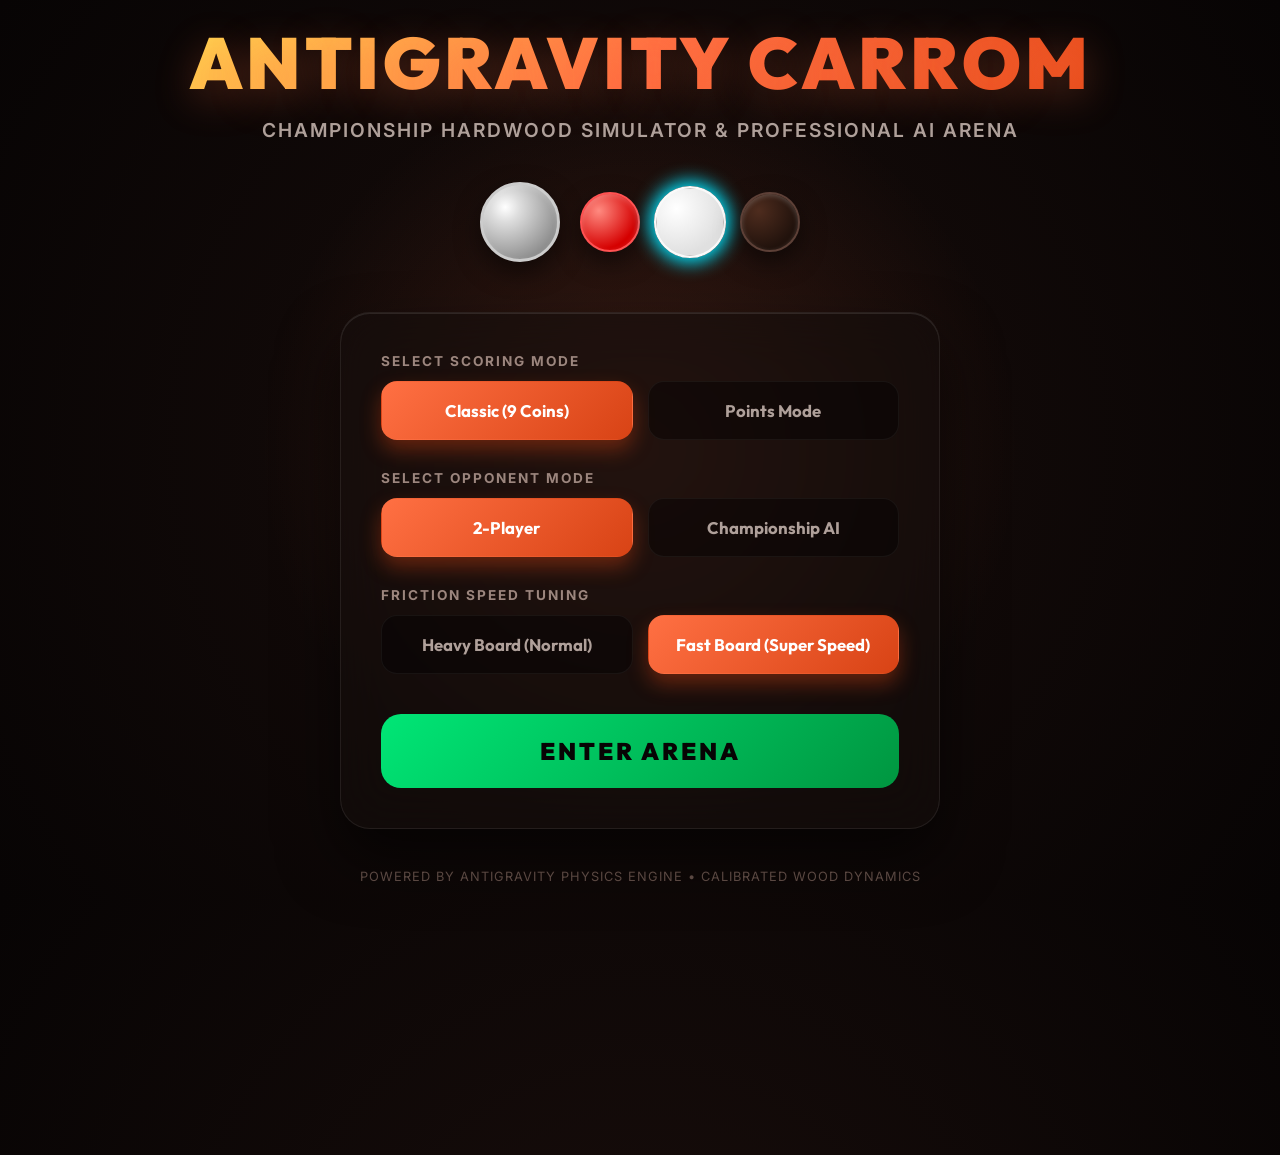
<file: index.html>
<!DOCTYPE html>
<html lang="en">
<head>
    <meta charset="UTF-8">
    <meta name="viewport" content="width=device-width, initial-scale=1.0">
    <title>AntiGravity 2D Carrom - Championship Hardwood Arena</title>
    <link rel="stylesheet" href="styles.css">
</head>
<body>

    <!-- Breathtaking App Entry Designed Face / Welcome Landing Screen -->
    <div class="entry-screen" id="entryScreen">
        <div class="entry-glow-ring"></div>
        
        <div class="entry-header">
            <h1 class="entry-title">ANTIGRAVITY CARROM</h1>
            <p class="entry-subtitle">Championship Hardwood Simulator & Professional AI Arena</p>
        </div>

        <!-- 3D-styled pulsing coin layout decoration -->
        <div class="entry-logo-container">
            <div class="logo-coin logo-striker selectable" id="selectColorGrey" title="Play as Grey"></div>
            <div class="logo-coin logo-queen selectable" id="selectColorRed" title="Play as Red"></div>
            <div class="logo-coin logo-white selectable active" id="selectColorWhite" title="Play as White"></div>
            <div class="logo-coin logo-black selectable" id="selectColorBlack" title="Play as Black"></div>
        </div>

        <!-- Entry Screen Match Settings Card -->
        <div class="entry-settings-panel">
            <div class="settings-group">
                <span class="settings-label">Select Scoring Mode</span>
                <div class="settings-buttons">
                    <button class="settings-btn active" id="entryScoringClassic">Classic (9 Coins)</button>
                    <button class="settings-btn" id="entryScoringPoints">Points Mode</button>
                </div>
            </div>

            <div class="settings-group">
                <span class="settings-label">Select Opponent Mode</span>
                <div class="settings-buttons">
                    <button class="settings-btn active" id="entryModeLocal">2-Player</button>
                    <button class="settings-btn" id="entryModeAi">Championship AI</button>
                </div>
            </div>

            <div class="settings-group">
                <span class="settings-label">Friction Speed Tuning</span>
                <div class="settings-buttons">
                    <button class="settings-btn" id="entryFrictionHeavy">Heavy Board (Normal)</button>
                    <button class="settings-btn active" id="entryFrictionFast">Fast Board (Super Speed)</button>
                </div>
            </div>

            <button class="play-btn" id="enterArenaBtn">
                <span>ENTER ARENA</span>
                <div class="play-btn-glow"></div>
            </button>
        </div>

        <div class="entry-footer">
            <span>Powered by AntiGravity Physics Engine • Calibrated Wood Dynamics</span>
        </div>
    </div>

    <!-- Core Game Interface (Fades in smoothly on Enter Arena) -->
    <div class="game-container hidden" id="gameArenaContainer">
        
        <header>
            <h1>AntiGravity Carrom</h1>
            <p>Wood Slide Physics Simulator & Professional AI Opponent</p>
        </header>

        <div class="dashboard">

            <!-- Playable Board Column -->
            <div class="board-column">
                <div class="board-wrapper">
                    <canvas id="carromCanvas" width="600" height="600"></canvas>
                </div>
                
                <!-- Baseline Slider Control -->
                <div class="slider-panel">
                    <div class="slider-header">
                        <span class="slider-title">Position Striker</span>
                        <span class="slider-hint">Drag horizontally to align. Drag striker on board to aim & shoot.</span>
                    </div>
                    <input type="range" id="strikerSlider" min="0" max="100" value="50" class="premium-slider">
                </div>
            </div>

            <!-- Scoreboard & Controls Panel -->
            <div class="panel">
                
                <div class="state-badge-container">
                    <div class="state-badge" id="gameStateBadge">Positioning</div>
                    <div class="turn-dot" id="turnIndicatorDot"></div>
                </div>

                <div class="turn-indicator">
                    <span class="turn-title">Current Turn</span>
                    <span class="turn-player" id="activePlayerDisplay">White Player</span>
                </div>

                <!-- Arena Settings Info -->
                <div class="arena-info-box">
                    <div class="arena-info-row">
                        <span class="info-label">Mode:</span>
                        <span class="info-value" id="hudOpponentMode">2-Player</span>
                    </div>
                    <div class="arena-info-row">
                        <span class="info-label">Board Speed:</span>
                        <span class="info-value text-speed" id="hudFrictionMode">Hyper Speed</span>
                    </div>
                </div>

                <div class="scores">
                    <div class="score-row active-player" id="whiteScoreRow">
                        <div class="player-info">
                            <div class="coin-icon white"></div>
                            <span class="player-name">White Score</span>
                        </div>
                        <span class="score-val" id="whiteScoreVal">0/9</span>
                    </div>

                    <div class="score-row" id="blackScoreRow">
                        <div class="player-info">
                            <div class="coin-icon black"></div>
                            <span class="player-name" id="blackPlayerName">Black Score</span>
                        </div>
                        <span class="score-val" id="blackScoreVal">0/9</span>
                    </div>
                </div>

                <!-- Queen Cover Indicator -->
                <div class="queen-status" id="queenStatusBox" style="display: none;">
                    <div class="queen-dot"></div>
                    <span id="queenStatusText">Queen Sunk! Score a coin to cover.</span>
                </div>

                <!-- Action Button -->
                <button class="btn" id="restartBtn">Reset Board</button>

            </div>

            <!-- Physics Monitor HUD Overlay -->
            <div class="panel monitor-panel">
                <div class="monitor-header">
                    <div class="pulse-dot"></div>
                    <span class="monitor-title">Telemetry & Physics HUD</span>
                </div>
                
                <div class="telemetry-grid">
                    <div class="telemetry-item">
                        <span class="telemetry-label">Active Bodies</span>
                        <span class="telemetry-value" id="hudActiveBodies">14</span>
                    </div>
                    <div class="telemetry-item">
                        <span class="telemetry-label">Total Kinetic Energy</span>
                        <span class="telemetry-value" id="hudKineticEnergy">0.00 J</span>
                    </div>
                    <div class="telemetry-item">
                        <span class="telemetry-label">Striker Velocity</span>
                        <span class="telemetry-value" id="hudStrikerVel">0.0 px/s</span>
                    </div>
                    <div class="telemetry-item">
                        <span class="telemetry-label">Collision Count</span>
                        <span class="telemetry-value" id="hudCollisions">0</span>
                    </div>
                </div>

                <div class="vector-visualizer">
                    <span class="vector-title">Dynamic Vector Trajectory Path</span>
                    <div class="vector-status">
                        <span class="vector-status-label">Trajectory:</span>
                        <span class="vector-status-value" id="hudTrajectoryStatus">Ready</span>
                    </div>
                </div>

                <div class="guidance">
                    <strong>Tactical HUD Tips:</strong><br>
                    - Speed tuning changes coin slide distance.<br>
                    - Championship AI calculates pocket path lines and sets correct speeds.
                </div>
            </div>

        </div>

    </div>

    <!-- Firebase-style Notification Toast -->
    <div id="firebaseNotification" class="firebase-toast hidden">
        <div class="toast-icon"></div>
        <div class="toast-content">
            <h4 id="toastTitle">Notification</h4>
            <p id="toastMessage">Message</p>
        </div>
    </div>

    <!-- Core Game Scripts -->
    <script src="physics.js"></script>
    <script src="audio.js"></script>
    <script src="game.js"></script>

</body>
</html>
</file>
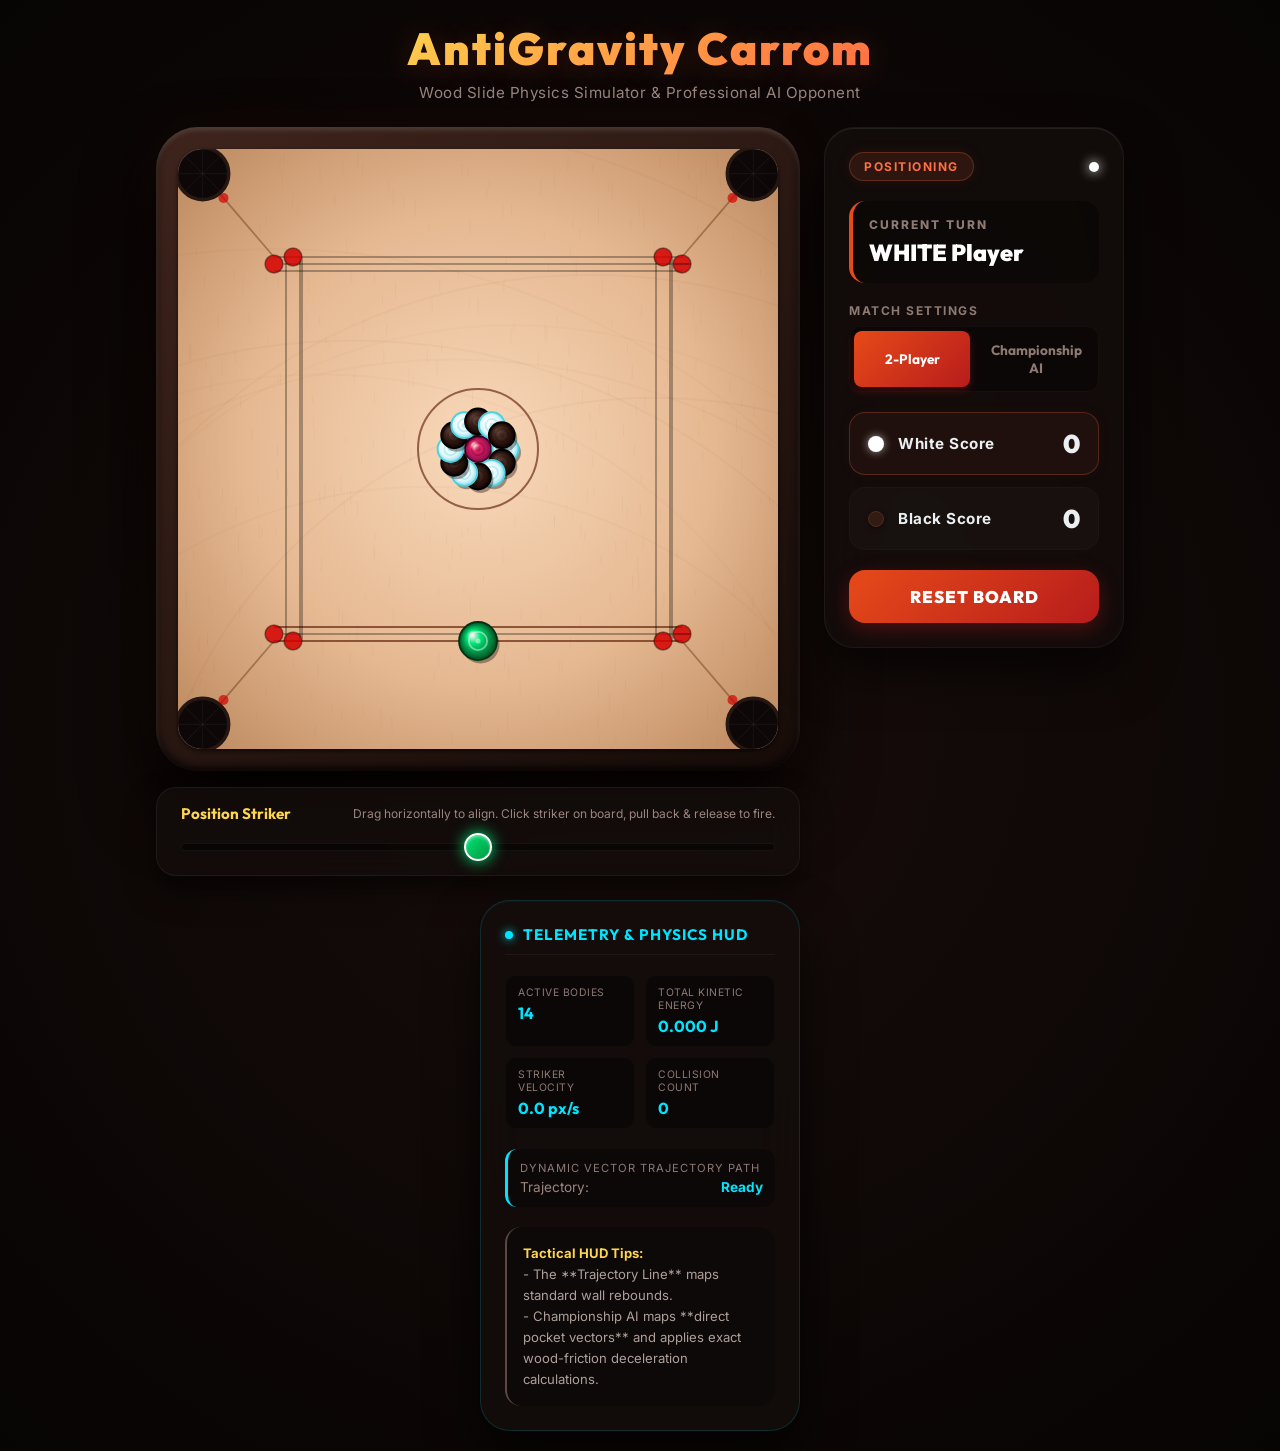
<file: web/index.html>
<!DOCTYPE html>
<html lang="en">
<head>
    <meta charset="UTF-8">
    <meta name="viewport" content="width=device-width, initial-scale=1.0">
    <title>AntiGravity 2D Carrom - Championship Hardwood Arena</title>
    <link rel="stylesheet" href="styles.css">
</head>
<body>

    <div class="game-container">
        
        <header>
            <h1>AntiGravity Carrom</h1>
            <p>Wood Slide Physics Simulator & Professional AI Opponent</p>
        </header>

        <div class="dashboard">

            <!-- Playable Board Column -->
            <div class="board-column">
                <div class="board-wrapper">
                    <canvas id="carromCanvas" width="600" height="600"></canvas>
                </div>
                
                <!-- Baseline Slider Control -->
                <div class="slider-panel">
                    <div class="slider-header">
                        <span class="slider-title">Position Striker</span>
                        <span class="slider-hint">Drag horizontally to align. Click striker on board, pull back & release to fire.</span>
                    </div>
                    <input type="range" id="strikerSlider" min="0" max="100" value="50" class="premium-slider">
                </div>
            </div>

            <!-- Scoreboard & Controls Panel -->
            <div class="panel">
                
                <div class="state-badge-container">
                    <div class="state-badge" id="gameStateBadge">Positioning</div>
                    <div class="turn-dot" id="turnIndicatorDot"></div>
                </div>

                <div class="turn-indicator">
                    <span class="turn-title">Current Turn</span>
                    <span class="turn-player" id="activePlayerDisplay">White Player</span>
                </div>

                <!-- Opponent Mode Selector -->
                <div class="mode-selector">
                    <label class="mode-label">Match Settings</label>
                    <div class="mode-buttons">
                        <button class="mode-btn active" id="modeLocalBtn">2-Player</button>
                        <button class="mode-btn" id="modeAiBtn">Championship AI</button>
                    </div>
                </div>

                <div class="scores">
                    <div class="score-row active-player" id="whiteScoreRow">
                        <div class="player-info">
                            <div class="coin-icon white"></div>
                            <span class="player-name">White Score</span>
                        </div>
                        <span class="score-val" id="whiteScoreVal">0</span>
                    </div>

                    <div class="score-row" id="blackScoreRow">
                        <div class="player-info">
                            <div class="coin-icon black"></div>
                            <span class="player-name" id="blackPlayerName">Black Score</span>
                        </div>
                        <span class="score-val" id="blackScoreVal">0</span>
                    </div>
                </div>

                <!-- Queen Cover Indicator -->
                <div class="queen-status" id="queenStatusBox" style="display: none;">
                    <div class="queen-dot"></div>
                    <span id="queenStatusText">Queen Sunk! Score a coin to cover.</span>
                </div>

                <!-- Action Button -->
                <button class="btn" id="restartBtn">Reset Board</button>

            </div>

            <!-- Physics Monitor HUD Overlay -->
            <div class="panel monitor-panel">
                <div class="monitor-header">
                    <div class="pulse-dot"></div>
                    <span class="monitor-title">Telemetry & Physics HUD</span>
                </div>
                
                <div class="telemetry-grid">
                    <div class="telemetry-item">
                        <span class="telemetry-label">Active Bodies</span>
                        <span class="telemetry-value" id="hudActiveBodies">14</span>
                    </div>
                    <div class="telemetry-item">
                        <span class="telemetry-label">Total Kinetic Energy</span>
                        <span class="telemetry-value" id="hudKineticEnergy">0.00 J</span>
                    </div>
                    <div class="telemetry-item">
                        <span class="telemetry-label">Striker Velocity</span>
                        <span class="telemetry-value" id="hudStrikerVel">0.0 px/s</span>
                    </div>
                    <div class="telemetry-item">
                        <span class="telemetry-label">Collision Count</span>
                        <span class="telemetry-value" id="hudCollisions">0</span>
                    </div>
                </div>

                <div class="vector-visualizer">
                    <span class="vector-title">Dynamic Vector Trajectory Path</span>
                    <div class="vector-status">
                        <span class="vector-status-label">Trajectory:</span>
                        <span class="vector-status-value" id="hudTrajectoryStatus">Ready</span>
                    </div>
                </div>

                <div class="guidance">
                    <strong>Tactical HUD Tips:</strong><br>
                    - The **Trajectory Line** maps standard wall rebounds.<br>
                    - Championship AI maps **direct pocket vectors** and applies exact wood-friction deceleration calculations.
                </div>
            </div>

        </div>

    </div>

    <!-- Core Game Scripts -->
    <script src="physics.js"></script>
    <script src="audio.js"></script>
    <script src="game.js"></script>

</body>
</html>
</file>
<file: styles.css>
/* Premium Styling for AntiGravity Carrom */

@import url('https://fonts.googleapis.com/css2?family=Inter:wght@300;400;600;700;800&family=Outfit:wght@400;700;900&display=swap');

:root {
    --bg-dark: #070404;
    --card-bg: rgba(20, 14, 12, 0.78);
    --gold: #FFD54F;
    --gold-glow: rgba(255, 213, 79, 0.4);
    --neon-green: #00E676;
    --neon-cyan: #00E5FF;
    --crimson: #FF3D00;
    --white-coin: #FFFFFF;
    --black-coin: #321B13;
    --accent: #E64A19;
}

* {
    box-sizing: border-box;
    margin: 0;
    padding: 0;
    user-select: none;
    -webkit-user-select: none;
}

body {
    background: radial-gradient(circle at center, #180d0b 0%, var(--bg-dark) 100%);
    color: #ECEFF1;
    font-family: 'Inter', sans-serif;
    min-height: 100vh;
    display: flex;
    flex-direction: column;
    align-items: center;
    justify-content: center;
    padding: 20px;
    overflow-x: hidden;
}

/* Container */
.game-container {
    display: flex;
    flex-direction: column;
    align-items: center;
    gap: 20px;
    max-width: 1300px;
    width: 100%;
}

/* Header */
header {
    text-align: center;
    margin-bottom: 5px;
}

header h1 {
    font-family: 'Outfit', sans-serif;
    font-size: 2.8rem;
    font-weight: 900;
    background: linear-gradient(135deg, var(--gold) 0%, #FF7043 100%);
    -webkit-background-clip: text;
    -webkit-text-fill-color: transparent;
    letter-spacing: 2px;
    text-shadow: 0 4px 30px rgba(255, 112, 67, 0.2);
}

header p {
    font-size: 0.95rem;
    color: #9C867E;
    margin-top: 6px;
    letter-spacing: 0.5px;
}

/* Dashboard Layout */
.dashboard {
    display: flex;
    align-items: stretch;
    gap: 24px;
    width: 100%;
    justify-content: center;
    flex-wrap: wrap;
}

/* Board Column holds Canvas and Slider */
.board-column {
    display: flex;
    flex-direction: column;
    align-items: center;
    gap: 16px;
}

/* Board Outer wooden frame with rich bevel */
.board-wrapper {
    position: relative;
    padding: 22px;
    background: linear-gradient(145deg, #3E241C 0%, #170C09 100%);
    border-radius: 42px;
    box-shadow: 0 35px 70px rgba(0, 0, 0, 0.95),
                0 0 50px rgba(230, 74, 25, 0.05),
                inset 0 3px 5px rgba(255, 255, 255, 0.15),
                inset 0 -4px 8px rgba(0, 0, 0, 0.8);
    display: flex;
    align-items: center;
    justify-content: center;
}

canvas {
    background: #E8C19F; /* wood tone */
    border-radius: 24px;
    box-shadow: inset 0 0 40px rgba(0, 0, 0, 0.55),
                0 2px 4px rgba(0, 0, 0, 0.6);
    display: block;
    cursor: grab;
}

canvas:active {
    cursor: grabbing;
}

/* Slider Panel beneath the Board */
.slider-panel {
    background: var(--card-bg);
    border: 1px solid rgba(255, 255, 255, 0.06);
    backdrop-filter: blur(20px);
    -webkit-backdrop-filter: blur(20px);
    border-radius: 20px;
    padding: 16px 24px;
    width: 100%;
    max-width: 644px;
    box-shadow: 0 15px 30px rgba(0, 0, 0, 0.5);
    display: flex;
    flex-direction: column;
    gap: 12px;
}

.slider-header {
    display: flex;
    justify-content: space-between;
    align-items: center;
}

.slider-title {
    font-family: 'Outfit', sans-serif;
    font-size: 0.95rem;
    font-weight: 700;
    color: var(--gold);
}

.slider-hint {
    font-size: 0.75rem;
    color: #9C867E;
}

/* Premium styled range slider input */
.premium-slider {
    -webkit-appearance: none;
    width: 100%;
    height: 8px;
    border-radius: 4px;
    background: rgba(0, 0, 0, 0.45);
    outline: none;
    border: 1px solid rgba(255, 255, 255, 0.05);
    margin: 8px 0;
}

.premium-slider::-webkit-slider-thumb {
    -webkit-appearance: none;
    appearance: none;
    width: 28px;
    height: 28px;
    border-radius: 50%;
    background: linear-gradient(135deg, #00E676 0%, #009640 100%);
    cursor: pointer;
    box-shadow: 0 0 15px var(--neon-green),
                inset 0 2px 3px rgba(255,255,255,0.4);
    border: 2px solid #FFFFFF;
    transition: transform 0.1s ease;
}

.premium-slider::-webkit-slider-thumb:hover {
    transform: scale(1.15);
}

.premium-slider::-moz-range-thumb {
    width: 28px;
    height: 28px;
    border-radius: 50%;
    background: linear-gradient(135deg, #00E676 0%, #009640 100%);
    cursor: pointer;
    box-shadow: 0 0 15px var(--neon-green);
    border: 2px solid #FFFFFF;
    transition: transform 0.1s ease;
}

.premium-slider::-moz-range-thumb:hover {
    transform: scale(1.15);
}

/* Dashboard Panel */
.panel {
    background: var(--card-bg);
    border: 1px solid rgba(255, 255, 255, 0.05);
    backdrop-filter: blur(25px);
    -webkit-backdrop-filter: blur(25px);
    border-radius: 30px;
    padding: 24px;
    box-shadow: 0 25px 50px rgba(0, 0, 0, 0.6),
                inset 0 1px 0 rgba(255, 255, 255, 0.08);
    display: flex;
    flex-direction: column;
    gap: 20px;
    min-width: 300px;
    max-width: 320px;
    height: fit-content;
}

/* State Badge with glowing turn indicator dot */
.state-badge-container {
    display: flex;
    justify-content: space-between;
    align-items: center;
}

.state-badge {
    padding: 6px 14px;
    border-radius: 20px;
    font-size: 0.75rem;
    font-weight: 700;
    letter-spacing: 1.5px;
    text-transform: uppercase;
    background: rgba(255, 110, 64, 0.12);
    color: #FF7043;
    border: 1px solid rgba(255, 110, 64, 0.25);
    box-shadow: 0 0 15px rgba(255, 110, 64, 0.08);
}

.turn-dot {
    width: 10px;
    height: 10px;
    border-radius: 50%;
    background: var(--neon-green);
    box-shadow: 0 0 12px var(--neon-green);
}

/* Turn Display Box */
.turn-indicator {
    padding: 16px;
    border-radius: 16px;
    background: rgba(0, 0, 0, 0.35);
    border-left: 4px solid var(--accent);
    display: flex;
    flex-direction: column;
    gap: 6px;
}

.turn-title {
    font-size: 0.75rem;
    text-transform: uppercase;
    letter-spacing: 2px;
    color: #8D7A73;
    font-weight: 800;
}

.turn-player {
    font-family: 'Outfit', sans-serif;
    font-size: 1.45rem;
    font-weight: 900;
    color: var(--gold);
}

/* Match Opponent Selector */
.mode-selector {
    display: flex;
    flex-direction: column;
    gap: 8px;
}

.mode-label {
    font-size: 0.75rem;
    text-transform: uppercase;
    letter-spacing: 1.5px;
    color: #8D7A73;
    font-weight: 700;
}

.mode-buttons {
    display: flex;
    gap: 8px;
    background: rgba(0,0,0,0.3);
    padding: 4px;
    border-radius: 12px;
    border: 1px solid rgba(255,255,255,0.03);
}

.mode-btn {
    flex: 1;
    background: transparent;
    border: none;
    border-radius: 8px;
    padding: 10px;
    font-family: 'Outfit', sans-serif;
    font-weight: 700;
    font-size: 0.85rem;
    color: #8D7A73;
    cursor: pointer;
    transition: all 0.2s ease;
}

.mode-btn.active {
    background: linear-gradient(135deg, var(--wood-light, #E64A19) 0%, #B71C1C 100%);
    color: white;
    box-shadow: 0 4px 10px rgba(183, 28, 28, 0.3);
}

/* Score Section */
.scores {
    display: flex;
    flex-direction: column;
    gap: 12px;
}

.score-row {
    display: flex;
    align-items: center;
    justify-content: space-between;
    padding: 14px 18px;
    border-radius: 16px;
    background: rgba(255, 255, 255, 0.025);
    border: 1px solid rgba(255, 255, 255, 0.02);
    transition: all 0.3s cubic-bezier(0.4, 0, 0.2, 1);
}

.score-row.active-player {
    background: rgba(255, 110, 64, 0.06);
    border-color: rgba(255, 110, 64, 0.25);
    box-shadow: 0 0 15px rgba(255, 110, 64, 0.04);
}

.player-info {
    display: flex;
    align-items: center;
    gap: 14px;
}

.coin-icon {
    width: 16px;
    height: 16px;
    border-radius: 50%;
    box-shadow: 0 2px 5px rgba(0, 0, 0, 0.4);
}

.coin-icon.white {
    background: var(--white-coin);
    box-shadow: 0 0 8px rgba(255, 255, 255, 0.6);
}

.coin-icon.black {
    background: var(--black-coin);
    border: 1.5px solid #4E2C1E;
}

.player-name {
    font-size: 0.95rem;
    font-weight: 700;
    letter-spacing: 0.5px;
}

.score-val {
    font-family: 'Outfit', sans-serif;
    font-size: 1.6rem;
    font-weight: 900;
}

/* HUD Monitor Panel */
.monitor-panel {
    border-color: rgba(0, 229, 255, 0.15);
    box-shadow: 0 25px 50px rgba(0, 0, 0, 0.7),
                inset 0 1px 0 rgba(0, 229, 255, 0.05);
}

.monitor-header {
    display: flex;
    align-items: center;
    gap: 10px;
    border-bottom: 1px solid rgba(255, 255, 255, 0.05);
    padding-bottom: 10px;
}

.pulse-dot {
    width: 8px;
    height: 8px;
    border-radius: 50%;
    background: var(--neon-cyan);
    box-shadow: 0 0 10px var(--neon-cyan);
    animation: live-pulse 1.8s infinite;
}

@keyframes live-pulse {
    0% { transform: scale(1); opacity: 0.9; }
    50% { transform: scale(1.35); opacity: 0.45; }
    100% { transform: scale(1); opacity: 0.9; }
}

.monitor-title {
    font-family: 'Outfit', sans-serif;
    font-size: 0.95rem;
    font-weight: 700;
    color: var(--neon-cyan);
    text-transform: uppercase;
    letter-spacing: 1px;
}

.telemetry-grid {
    display: grid;
    grid-template-columns: 1fr 1fr;
    gap: 10px;
}

.telemetry-item {
    background: rgba(0, 0, 0, 0.35);
    border: 1px solid rgba(255, 255, 255, 0.02);
    border-radius: 12px;
    padding: 10px 12px;
    display: flex;
    flex-direction: column;
    gap: 4px;
}

.telemetry-label {
    font-size: 0.65rem;
    color: #8D7A73;
    text-transform: uppercase;
    letter-spacing: 0.5px;
}

.telemetry-value {
    font-family: 'Outfit', sans-serif;
    font-size: 1rem;
    font-weight: 700;
    color: var(--neon-cyan);
}

.vector-visualizer {
    padding: 12px;
    border-radius: 12px;
    background: rgba(0, 0, 0, 0.3);
    border-left: 3px solid var(--neon-cyan);
    display: flex;
    flex-direction: column;
    gap: 4px;
}

.vector-title {
    font-size: 0.7rem;
    text-transform: uppercase;
    letter-spacing: 1px;
    color: #8D7A73;
}

.vector-status {
    display: flex;
    justify-content: space-between;
    font-size: 0.85rem;
}

.vector-status-label {
    color: #9C867E;
}

.vector-status-value {
    font-weight: 700;
    color: var(--neon-cyan);
}

/* Instructions */
.guidance {
    color: #AFA09A;
    font-size: 0.82rem;
    line-height: 1.6;
    background: rgba(0, 0, 0, 0.25);
    padding: 16px;
    border-radius: 16px;
    border-left: 2px solid #5A4842;
}

.guidance strong {
    color: var(--gold);
}

/* Action Buttons */
.btn {
    background: linear-gradient(135deg, var(--accent) 0%, #B71C1C 100%);
    color: white;
    border: none;
    border-radius: 16px;
    padding: 16px;
    font-family: 'Outfit', sans-serif;
    font-weight: 900;
    font-size: 1.05rem;
    letter-spacing: 1px;
    cursor: pointer;
    box-shadow: 0 6px 20px rgba(183, 28, 28, 0.35);
    transition: all 0.2s cubic-bezier(0.4, 0, 0.2, 1);
    text-transform: uppercase;
    width: 100%;
}

.btn:hover {
    transform: translateY(-2px);
    box-shadow: 0 8px 25px rgba(183, 28, 28, 0.55);
    filter: brightness(1.15);
}

.btn:active {
    transform: translateY(1px);
}

/* Queen Status warning overlay */
.queen-status {
    padding: 14px 18px;
    border-radius: 16px;
    background: rgba(255, 23, 68, 0.08);
    border: 1px dashed rgba(255, 23, 68, 0.3);
    font-size: 0.8rem;
    font-weight: 600;
    color: #FF5252;
    display: flex;
    align-items: center;
    gap: 12px;
}

.queen-dot {
    width: 8px;
    height: 8px;
    border-radius: 50%;
    background: #FF1744;
    box-shadow: 0 0 8px #FF1744;
    animation: pulse 1.5s infinite;
}

@keyframes pulse {
    0% { transform: scale(1); opacity: 1; }
    50% { transform: scale(1.3); opacity: 0.5; }
    100% { transform: scale(1); opacity: 1; }
}

/* --- Entry Screen Styles --- */
.entry-screen {
    position: fixed;
    top: 0;
    left: 0;
    width: 100vw;
    height: 100vh;
    background: radial-gradient(circle at center, #180d0b 0%, #070404 100%);
    display: flex;
    flex-direction: column;
    align-items: center;
    justify-content: center;
    z-index: 1000;
    transition: opacity 0.8s ease, transform 0.8s ease, visibility 0.8s;
}

.entry-screen.fade-out {
    opacity: 0;
    transform: scale(1.1);
    visibility: hidden;
    pointer-events: none;
}

.game-container {
    transition: opacity 0.8s ease, transform 0.8s ease;
    opacity: 1;
    transform: translateY(0);
}

.game-container.hidden {
    display: flex !important; /* Override inline or default block hiding */
    opacity: 0;
    transform: translateY(20px);
    pointer-events: none;
    position: absolute; /* Take out of flow when hidden */
    visibility: hidden;
}

.entry-glow-ring {
    position: absolute;
    width: 60vw;
    height: 60vw;
    max-width: 800px;
    max-height: 800px;
    background: radial-gradient(circle, rgba(255, 112, 67, 0.15) 0%, rgba(0, 0, 0, 0) 70%);
    border-radius: 50%;
    z-index: -1;
    animation: rotateGlow 15s linear infinite;
}

@keyframes rotateGlow {
    0% { transform: rotate(0deg) scale(1); }
    50% { transform: rotate(180deg) scale(1.1); }
    100% { transform: rotate(360deg) scale(1); }
}

.entry-header {
    text-align: center;
    margin-bottom: 40px;
    z-index: 2;
}

.entry-title {
    font-family: 'Outfit', sans-serif;
    font-size: 4.5rem;
    font-weight: 900;
    background: linear-gradient(135deg, #FFD54F 0%, #FF7043 50%, #E64A19 100%);
    -webkit-background-clip: text;
    -webkit-text-fill-color: transparent;
    letter-spacing: 4px;
    text-shadow: 0 10px 40px rgba(255, 112, 67, 0.3);
    margin-bottom: 10px;
    animation: dropIn 1s cubic-bezier(0.2, 0.8, 0.2, 1);
}

@keyframes dropIn {
    0% { opacity: 0; transform: translateY(-30px); }
    100% { opacity: 1; transform: translateY(0); }
}

.entry-subtitle {
    font-size: 1.2rem;
    color: #AFA09A;
    letter-spacing: 2px;
    text-transform: uppercase;
    font-weight: 600;
}

.entry-logo-container {
    display: flex;
    gap: 20px;
    margin-bottom: 50px;
    z-index: 2;
    animation: floatIn 1.2s cubic-bezier(0.2, 0.8, 0.2, 1) backwards;
    animation-delay: 0.3s;
}

@keyframes floatIn {
    0% { opacity: 0; transform: translateY(20px) scale(0.9); }
    100% { opacity: 1; transform: translateY(0) scale(1); }
}

.logo-coin {
    border-radius: 50%;
    box-shadow: 0 10px 25px rgba(0, 0, 0, 0.5), inset 0 2px 5px rgba(255, 255, 255, 0.2);
    transition: transform 0.3s cubic-bezier(0.4, 0, 0.2, 1);
    position: relative;
}

.logo-coin:hover {
    transform: translateY(-10px) scale(1.1);
}

.logo-striker {
    width: 80px;
    height: 80px;
    background: radial-gradient(circle at 30% 30%, #fff 0%, #ddd 20%, #888 80%, #444 100%);
    border: 3px solid #ccc;
}

.logo-queen {
    width: 60px;
    height: 60px;
    background: radial-gradient(circle at 30% 30%, #FF8A80 0%, #D50000 70%);
    border: 2px solid #FF5252;
    margin-top: 10px;
}

.logo-white {
    width: 60px;
    height: 60px;
    background: radial-gradient(circle at 30% 30%, #FFFFFF 0%, #E0E0E0 70%);
    border: 2px solid #FAFAFA;
    margin-top: 10px;
}

.logo-black {
    width: 60px;
    height: 60px;
    background: radial-gradient(circle at 30% 30%, #4E2C1E 0%, #21120C 70%);
    border: 2px solid #5D4037;
    margin-top: 10px;
}

.entry-settings-panel {
    background: rgba(20, 14, 12, 0.6);
    backdrop-filter: blur(25px);
    -webkit-backdrop-filter: blur(25px);
    border: 1px solid rgba(255, 255, 255, 0.08);
    border-radius: 30px;
    padding: 40px;
    width: 100%;
    max-width: 600px;
    display: flex;
    flex-direction: column;
    gap: 30px;
    box-shadow: 0 30px 60px rgba(0, 0, 0, 0.6), inset 0 1px 0 rgba(255, 255, 255, 0.1);
    z-index: 2;
    animation: floatIn 1.4s cubic-bezier(0.2, 0.8, 0.2, 1) backwards;
    animation-delay: 0.5s;
}

.settings-group {
    display: flex;
    flex-direction: column;
    gap: 12px;
}

.settings-label {
    font-size: 0.85rem;
    text-transform: uppercase;
    letter-spacing: 2px;
    color: #9C867E;
    font-weight: 700;
}

.settings-buttons {
    display: flex;
    gap: 15px;
}

.settings-btn {
    flex: 1;
    background: rgba(0, 0, 0, 0.4);
    border: 1px solid rgba(255, 255, 255, 0.05);
    border-radius: 16px;
    padding: 18px;
    font-family: 'Outfit', sans-serif;
    font-weight: 700;
    font-size: 1.05rem;
    color: #AFA09A;
    cursor: pointer;
    transition: all 0.3s cubic-bezier(0.4, 0, 0.2, 1);
    position: relative;
    overflow: hidden;
}

.settings-btn::before {
    content: '';
    position: absolute;
    top: 0;
    left: -100%;
    width: 100%;
    height: 100%;
    background: linear-gradient(90deg, transparent, rgba(255,255,255,0.05), transparent);
    transition: left 0.5s ease;
}

.settings-btn:hover::before {
    left: 100%;
}

.settings-btn:hover {
    background: rgba(255, 255, 255, 0.05);
    border-color: rgba(255, 255, 255, 0.1);
    transform: translateY(-3px);
}

.settings-btn.active {
    background: linear-gradient(135deg, #FF7043 0%, #D84315 100%);
    color: white;
    border-color: transparent;
    box-shadow: 0 10px 20px rgba(216, 67, 21, 0.4);
}

.play-btn {
    position: relative;
    background: linear-gradient(135deg, #00E676 0%, #009640 100%);
    border: none;
    border-radius: 20px;
    padding: 22px;
    font-family: 'Outfit', sans-serif;
    font-weight: 900;
    font-size: 1.5rem;
    color: #070404;
    cursor: pointer;
    overflow: hidden;
    transition: transform 0.3s cubic-bezier(0.4, 0, 0.2, 1), box-shadow 0.3s;
    margin-top: 10px;
}

.play-btn span {
    position: relative;
    z-index: 2;
    letter-spacing: 3px;
}

.play-btn-glow {
    position: absolute;
    top: 50%;
    left: 50%;
    width: 150%;
    height: 150%;
    background: radial-gradient(circle, rgba(255,255,255,0.4) 0%, transparent 60%);
    transform: translate(-50%, -50%) scale(0);
    transition: transform 0.5s cubic-bezier(0.4, 0, 0.2, 1);
    z-index: 1;
}

.play-btn:hover {
    transform: translateY(-5px);
    box-shadow: 0 15px 30px rgba(0, 230, 118, 0.5), 0 0 40px rgba(0, 230, 118, 0.3);
}

.play-btn:hover .play-btn-glow {
    transform: translate(-50%, -50%) scale(1);
    animation: pulseGlow 2s infinite;
}

@keyframes pulseGlow {
    0% { transform: translate(-50%, -50%) scale(1); opacity: 0.8; }
    50% { transform: translate(-50%, -50%) scale(1.1); opacity: 0.4; }
    100% { transform: translate(-50%, -50%) scale(1); opacity: 0.8; }
}

.entry-footer {
    margin-top: 40px;
    font-size: 0.8rem;
    color: #5A4842;
    letter-spacing: 1px;
    text-transform: uppercase;
    z-index: 2;
}

/* Fix mobile responsive sizes */
@media (max-width: 768px) {
    .entry-title { font-size: 2.8rem; }
    .entry-subtitle { font-size: 0.9rem; }
    .entry-settings-panel { padding: 25px; width: 90%; }
    .settings-buttons { flex-direction: column; }
    .logo-coin { width: 50px; height: 50px; }
    .logo-striker { width: 65px; height: 65px; }
}


/* Firebase style notification */
.firebase-toast {
    position: fixed;
    top: 20px;
    right: 20px;
    background: #ffffff;
    border-radius: 8px;
    box-shadow: 0 4px 12px rgba(0,0,0,0.15);
    display: flex;
    align-items: center;
    padding: 12px 16px;
    z-index: 9999;
    transform: translateX(120%);
    transition: transform 0.4s cubic-bezier(0.175, 0.885, 0.32, 1.275);
    min-width: 250px;
}
.firebase-toast.show {
    transform: translateX(0);
}
.toast-icon {
    width: 24px;
    height: 24px;
    background: #FFCA28;
    border-radius: 50%;
    margin-right: 12px;
}
.toast-content h4 {
    margin: 0;
    color: #333;
    font-size: 14px;
    font-weight: 600;
}
.toast-content p {
    margin: 4px 0 0;
    color: #666;
    font-size: 12px;
}
.logo-coin.selectable {
    cursor: pointer;
    transition: transform 0.2s, box-shadow 0.2s;
}
.logo-coin.selectable:hover {
    transform: scale(1.15);
}
.logo-coin.selectable.active {
    box-shadow: 0 0 15px 4px var(--neon-cyan);
    transform: scale(1.2);
}
</file>
<file: web/styles.css>
/* Premium Styling for AntiGravity Carrom */

@import url('https://fonts.googleapis.com/css2?family=Inter:wght@300;400;600;700;800&family=Outfit:wght@400;700;900&display=swap');

:root {
    --bg-dark: #070404;
    --card-bg: rgba(20, 14, 12, 0.78);
    --gold: #FFD54F;
    --gold-glow: rgba(255, 213, 79, 0.4);
    --neon-green: #00E676;
    --neon-cyan: #00E5FF;
    --crimson: #FF3D00;
    --white-coin: #FFFFFF;
    --black-coin: #321B13;
    --accent: #E64A19;
}

* {
    box-sizing: border-box;
    margin: 0;
    padding: 0;
    user-select: none;
    -webkit-user-select: none;
}

body {
    background: radial-gradient(circle at center, #180d0b 0%, var(--bg-dark) 100%);
    color: #ECEFF1;
    font-family: 'Inter', sans-serif;
    min-height: 100vh;
    display: flex;
    flex-direction: column;
    align-items: center;
    justify-content: center;
    padding: 20px;
    overflow-x: hidden;
}

/* Container */
.game-container {
    display: flex;
    flex-direction: column;
    align-items: center;
    gap: 20px;
    max-width: 1300px;
    width: 100%;
}

/* Header */
header {
    text-align: center;
    margin-bottom: 5px;
}

header h1 {
    font-family: 'Outfit', sans-serif;
    font-size: 2.8rem;
    font-weight: 900;
    background: linear-gradient(135deg, var(--gold) 0%, #FF7043 100%);
    -webkit-background-clip: text;
    -webkit-text-fill-color: transparent;
    letter-spacing: 2px;
    text-shadow: 0 4px 30px rgba(255, 112, 67, 0.2);
}

header p {
    font-size: 0.95rem;
    color: #9C867E;
    margin-top: 6px;
    letter-spacing: 0.5px;
}

/* Dashboard Layout */
.dashboard {
    display: flex;
    align-items: stretch;
    gap: 24px;
    width: 100%;
    justify-content: center;
    flex-wrap: wrap;
}

/* Board Column holds Canvas and Slider */
.board-column {
    display: flex;
    flex-direction: column;
    align-items: center;
    gap: 16px;
}

/* Board Outer wooden frame with rich bevel */
.board-wrapper {
    position: relative;
    padding: 22px;
    background: linear-gradient(145deg, #3E241C 0%, #170C09 100%);
    border-radius: 42px;
    box-shadow: 0 35px 70px rgba(0, 0, 0, 0.95),
                0 0 50px rgba(230, 74, 25, 0.05),
                inset 0 3px 5px rgba(255, 255, 255, 0.15),
                inset 0 -4px 8px rgba(0, 0, 0, 0.8);
    display: flex;
    align-items: center;
    justify-content: center;
}

canvas {
    background: #E8C19F; /* wood tone */
    border-radius: 24px;
    box-shadow: inset 0 0 40px rgba(0, 0, 0, 0.55),
                0 2px 4px rgba(0, 0, 0, 0.6);
    display: block;
    cursor: grab;
}

canvas:active {
    cursor: grabbing;
}

/* Slider Panel beneath the Board */
.slider-panel {
    background: var(--card-bg);
    border: 1px solid rgba(255, 255, 255, 0.06);
    backdrop-filter: blur(20px);
    -webkit-backdrop-filter: blur(20px);
    border-radius: 20px;
    padding: 16px 24px;
    width: 100%;
    max-width: 644px;
    box-shadow: 0 15px 30px rgba(0, 0, 0, 0.5);
    display: flex;
    flex-direction: column;
    gap: 12px;
}

.slider-header {
    display: flex;
    justify-content: space-between;
    align-items: center;
}

.slider-title {
    font-family: 'Outfit', sans-serif;
    font-size: 0.95rem;
    font-weight: 700;
    color: var(--gold);
}

.slider-hint {
    font-size: 0.75rem;
    color: #9C867E;
}

/* Premium styled range slider input */
.premium-slider {
    -webkit-appearance: none;
    width: 100%;
    height: 8px;
    border-radius: 4px;
    background: rgba(0, 0, 0, 0.45);
    outline: none;
    border: 1px solid rgba(255, 255, 255, 0.05);
    margin: 8px 0;
}

.premium-slider::-webkit-slider-thumb {
    -webkit-appearance: none;
    appearance: none;
    width: 28px;
    height: 28px;
    border-radius: 50%;
    background: linear-gradient(135deg, #00E676 0%, #009640 100%);
    cursor: pointer;
    box-shadow: 0 0 15px var(--neon-green),
                inset 0 2px 3px rgba(255,255,255,0.4);
    border: 2px solid #FFFFFF;
    transition: transform 0.1s ease;
}

.premium-slider::-webkit-slider-thumb:hover {
    transform: scale(1.15);
}

.premium-slider::-moz-range-thumb {
    width: 28px;
    height: 28px;
    border-radius: 50%;
    background: linear-gradient(135deg, #00E676 0%, #009640 100%);
    cursor: pointer;
    box-shadow: 0 0 15px var(--neon-green);
    border: 2px solid #FFFFFF;
    transition: transform 0.1s ease;
}

.premium-slider::-moz-range-thumb:hover {
    transform: scale(1.15);
}

/* Dashboard Panel */
.panel {
    background: var(--card-bg);
    border: 1px solid rgba(255, 255, 255, 0.05);
    backdrop-filter: blur(25px);
    -webkit-backdrop-filter: blur(25px);
    border-radius: 30px;
    padding: 24px;
    box-shadow: 0 25px 50px rgba(0, 0, 0, 0.6),
                inset 0 1px 0 rgba(255, 255, 255, 0.08);
    display: flex;
    flex-direction: column;
    gap: 20px;
    min-width: 300px;
    max-width: 320px;
    height: fit-content;
}

/* State Badge with glowing turn indicator dot */
.state-badge-container {
    display: flex;
    justify-content: space-between;
    align-items: center;
}

.state-badge {
    padding: 6px 14px;
    border-radius: 20px;
    font-size: 0.75rem;
    font-weight: 700;
    letter-spacing: 1.5px;
    text-transform: uppercase;
    background: rgba(255, 110, 64, 0.12);
    color: #FF7043;
    border: 1px solid rgba(255, 110, 64, 0.25);
    box-shadow: 0 0 15px rgba(255, 110, 64, 0.08);
}

.turn-dot {
    width: 10px;
    height: 10px;
    border-radius: 50%;
    background: var(--neon-green);
    box-shadow: 0 0 12px var(--neon-green);
}

/* Turn Display Box */
.turn-indicator {
    padding: 16px;
    border-radius: 16px;
    background: rgba(0, 0, 0, 0.35);
    border-left: 4px solid var(--accent);
    display: flex;
    flex-direction: column;
    gap: 6px;
}

.turn-title {
    font-size: 0.75rem;
    text-transform: uppercase;
    letter-spacing: 2px;
    color: #8D7A73;
    font-weight: 800;
}

.turn-player {
    font-family: 'Outfit', sans-serif;
    font-size: 1.45rem;
    font-weight: 900;
    color: var(--gold);
}

/* Match Opponent Selector */
.mode-selector {
    display: flex;
    flex-direction: column;
    gap: 8px;
}

.mode-label {
    font-size: 0.75rem;
    text-transform: uppercase;
    letter-spacing: 1.5px;
    color: #8D7A73;
    font-weight: 700;
}

.mode-buttons {
    display: flex;
    gap: 8px;
    background: rgba(0,0,0,0.3);
    padding: 4px;
    border-radius: 12px;
    border: 1px solid rgba(255,255,255,0.03);
}

.mode-btn {
    flex: 1;
    background: transparent;
    border: none;
    border-radius: 8px;
    padding: 10px;
    font-family: 'Outfit', sans-serif;
    font-weight: 700;
    font-size: 0.85rem;
    color: #8D7A73;
    cursor: pointer;
    transition: all 0.2s ease;
}

.mode-btn.active {
    background: linear-gradient(135deg, var(--wood-light, #E64A19) 0%, #B71C1C 100%);
    color: white;
    box-shadow: 0 4px 10px rgba(183, 28, 28, 0.3);
}

/* Score Section */
.scores {
    display: flex;
    flex-direction: column;
    gap: 12px;
}

.score-row {
    display: flex;
    align-items: center;
    justify-content: space-between;
    padding: 14px 18px;
    border-radius: 16px;
    background: rgba(255, 255, 255, 0.025);
    border: 1px solid rgba(255, 255, 255, 0.02);
    transition: all 0.3s cubic-bezier(0.4, 0, 0.2, 1);
}

.score-row.active-player {
    background: rgba(255, 110, 64, 0.06);
    border-color: rgba(255, 110, 64, 0.25);
    box-shadow: 0 0 15px rgba(255, 110, 64, 0.04);
}

.player-info {
    display: flex;
    align-items: center;
    gap: 14px;
}

.coin-icon {
    width: 16px;
    height: 16px;
    border-radius: 50%;
    box-shadow: 0 2px 5px rgba(0, 0, 0, 0.4);
}

.coin-icon.white {
    background: var(--white-coin);
    box-shadow: 0 0 8px rgba(255, 255, 255, 0.6);
}

.coin-icon.black {
    background: var(--black-coin);
    border: 1.5px solid #4E2C1E;
}

.player-name {
    font-size: 0.95rem;
    font-weight: 700;
    letter-spacing: 0.5px;
}

.score-val {
    font-family: 'Outfit', sans-serif;
    font-size: 1.6rem;
    font-weight: 900;
}

/* HUD Monitor Panel */
.monitor-panel {
    border-color: rgba(0, 229, 255, 0.15);
    box-shadow: 0 25px 50px rgba(0, 0, 0, 0.7),
                inset 0 1px 0 rgba(0, 229, 255, 0.05);
}

.monitor-header {
    display: flex;
    align-items: center;
    gap: 10px;
    border-bottom: 1px solid rgba(255, 255, 255, 0.05);
    padding-bottom: 10px;
}

.pulse-dot {
    width: 8px;
    height: 8px;
    border-radius: 50%;
    background: var(--neon-cyan);
    box-shadow: 0 0 10px var(--neon-cyan);
    animation: live-pulse 1.8s infinite;
}

@keyframes live-pulse {
    0% { transform: scale(1); opacity: 0.9; }
    50% { transform: scale(1.35); opacity: 0.45; }
    100% { transform: scale(1); opacity: 0.9; }
}

.monitor-title {
    font-family: 'Outfit', sans-serif;
    font-size: 0.95rem;
    font-weight: 700;
    color: var(--neon-cyan);
    text-transform: uppercase;
    letter-spacing: 1px;
}

.telemetry-grid {
    display: grid;
    grid-template-columns: 1fr 1fr;
    gap: 10px;
}

.telemetry-item {
    background: rgba(0, 0, 0, 0.35);
    border: 1px solid rgba(255, 255, 255, 0.02);
    border-radius: 12px;
    padding: 10px 12px;
    display: flex;
    flex-direction: column;
    gap: 4px;
}

.telemetry-label {
    font-size: 0.65rem;
    color: #8D7A73;
    text-transform: uppercase;
    letter-spacing: 0.5px;
}

.telemetry-value {
    font-family: 'Outfit', sans-serif;
    font-size: 1rem;
    font-weight: 700;
    color: var(--neon-cyan);
}

.vector-visualizer {
    padding: 12px;
    border-radius: 12px;
    background: rgba(0, 0, 0, 0.3);
    border-left: 3px solid var(--neon-cyan);
    display: flex;
    flex-direction: column;
    gap: 4px;
}

.vector-title {
    font-size: 0.7rem;
    text-transform: uppercase;
    letter-spacing: 1px;
    color: #8D7A73;
}

.vector-status {
    display: flex;
    justify-content: space-between;
    font-size: 0.85rem;
}

.vector-status-label {
    color: #9C867E;
}

.vector-status-value {
    font-weight: 700;
    color: var(--neon-cyan);
}

/* Instructions */
.guidance {
    color: #AFA09A;
    font-size: 0.82rem;
    line-height: 1.6;
    background: rgba(0, 0, 0, 0.25);
    padding: 16px;
    border-radius: 16px;
    border-left: 2px solid #5A4842;
}

.guidance strong {
    color: var(--gold);
}

/* Action Buttons */
.btn {
    background: linear-gradient(135deg, var(--accent) 0%, #B71C1C 100%);
    color: white;
    border: none;
    border-radius: 16px;
    padding: 16px;
    font-family: 'Outfit', sans-serif;
    font-weight: 900;
    font-size: 1.05rem;
    letter-spacing: 1px;
    cursor: pointer;
    box-shadow: 0 6px 20px rgba(183, 28, 28, 0.35);
    transition: all 0.2s cubic-bezier(0.4, 0, 0.2, 1);
    text-transform: uppercase;
    width: 100%;
}

.btn:hover {
    transform: translateY(-2px);
    box-shadow: 0 8px 25px rgba(183, 28, 28, 0.55);
    filter: brightness(1.15);
}

.btn:active {
    transform: translateY(1px);
}

/* Queen Status warning overlay */
.queen-status {
    padding: 14px 18px;
    border-radius: 16px;
    background: rgba(255, 23, 68, 0.08);
    border: 1px dashed rgba(255, 23, 68, 0.3);
    font-size: 0.8rem;
    font-weight: 600;
    color: #FF5252;
    display: flex;
    align-items: center;
    gap: 12px;
}

.queen-dot {
    width: 8px;
    height: 8px;
    border-radius: 50%;
    background: #FF1744;
    box-shadow: 0 0 8px #FF1744;
    animation: pulse 1.5s infinite;
}

@keyframes pulse {
    0% { transform: scale(1); opacity: 1; }
    50% { transform: scale(1.3); opacity: 0.5; }
    100% { transform: scale(1); opacity: 1; }
}
</file>
